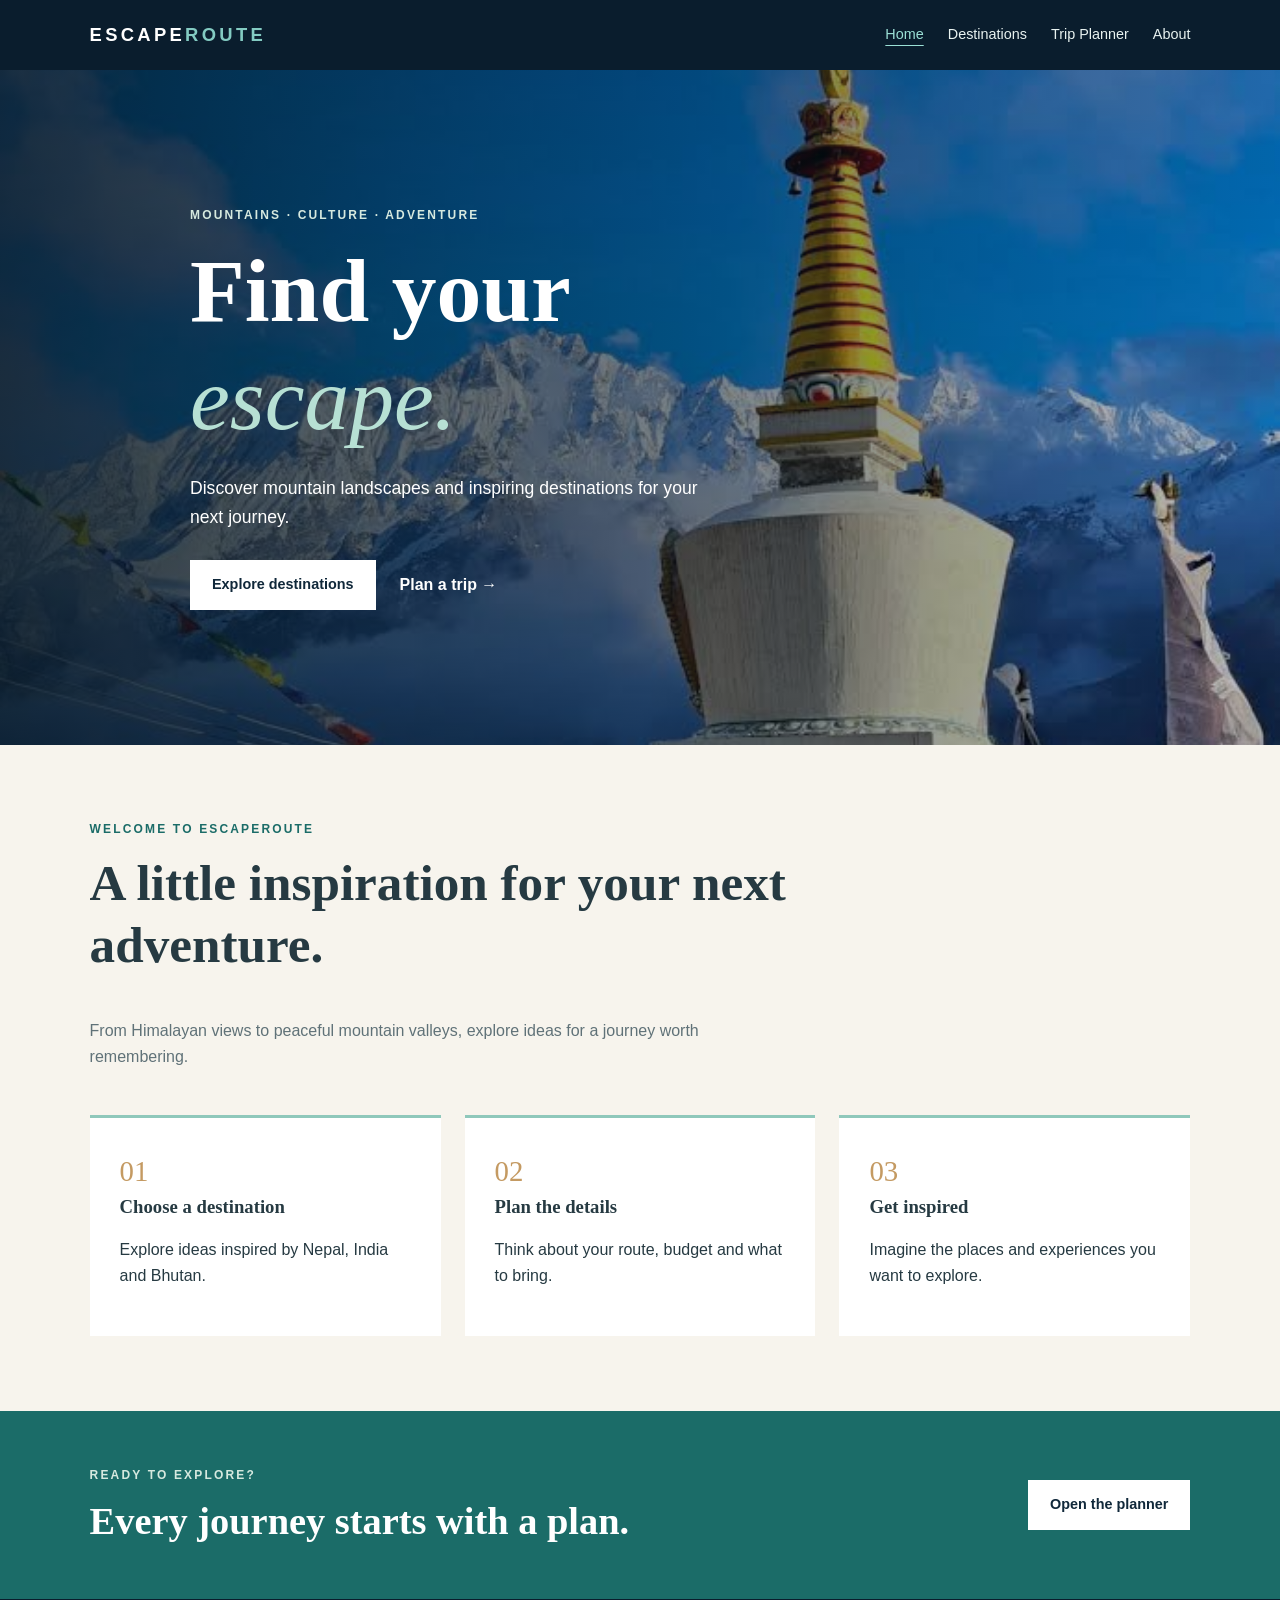
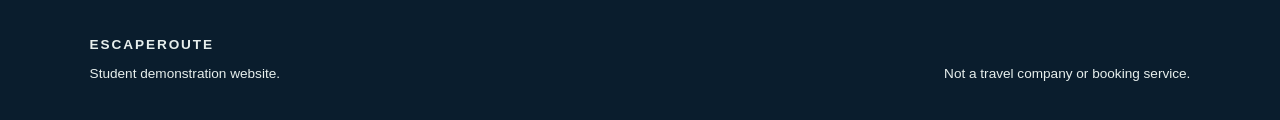
<file: index.html>
<!DOCTYPE html>
<html lang="en">
<head>
  <meta charset="UTF-8">
  <meta name="viewport" content="width=device-width, initial-scale=1">
  <title>EscapeRoute | Home</title>
  <link rel="stylesheet" href="style.css">
</head>

<body>
  <header class="site-header">
    <a class="brand" href="index.html">ESCAPE<span>ROUTE</span></a>

    <nav aria-label="Main navigation">
      <a href="index.html" aria-current="page">Home</a>
      <a href="destinations.html">Destinations</a>
      <a href="planner.html">Trip Planner</a>
      <a href="about.html">About</a>
    </nav>
  </header>

  <main>
    <section class="hero home-hero">
      <div class="hero-content">
        <p class="eyebrow">MOUNTAINS · CULTURE · ADVENTURE</p>
        <h1>Find your<br><em>escape.</em></h1>
        <p class="hero-text">
          Discover mountain landscapes and inspiring destinations for your
          next journey.
        </p>

        <div class="hero-actions">
          <a class="button button-light" href="destinations.html">
            Explore destinations
          </a>
          <a class="text-link" href="planner.html">
            Plan a trip →
          </a>
        </div>
      </div>
    </section>

    <section class="section">
      <p class="eyebrow dark-eyebrow">WELCOME TO ESCAPEROUTE</p>
      <h2>A little inspiration for your next adventure.</h2>
      <p class="intro">
        From Himalayan views to peaceful mountain valleys, explore ideas
        for a journey worth remembering.
      </p>

      <div class="feature-grid">
        <article class="feature-card">
          <span>01</span>
          <h3>Choose a destination</h3>
          <p>Explore ideas inspired by Nepal, India and Bhutan.</p>
        </article>

        <article class="feature-card">
          <span>02</span>
          <h3>Plan the details</h3>
          <p>Think about your route, budget and what to bring.</p>
        </article>

        <article class="feature-card">
          <span>03</span>
          <h3>Get inspired</h3>
          <p>Imagine the places and experiences you want to explore.</p>
        </article>
      </div>
    </section>

    <section class="callout">
      <div>
        <p class="eyebrow">READY TO EXPLORE?</p>
        <h2>Every journey starts with a plan.</h2>
      </div>
      <a class="button button-light" href="planner.html">Open the planner</a>
    </section>
  </main>

  <footer class="site-footer">
    <div>
      <strong>ESCAPEROUTE</strong>
      <p>Student demonstration website.</p>
    </div>
    <p>Not a travel company or booking service.</p>
  </footer>
</body>
</html>
</file>
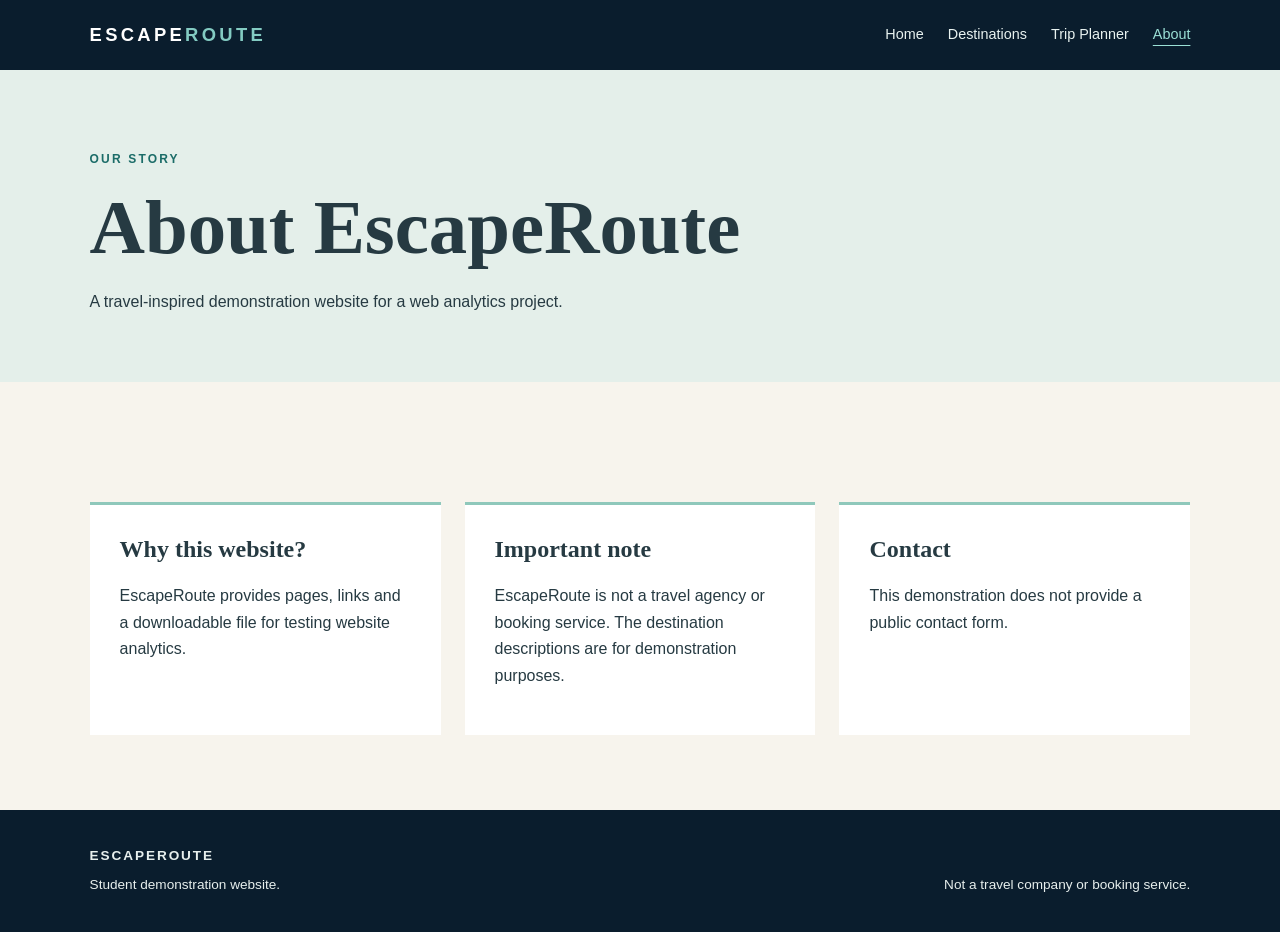
<file: about.html>
<!DOCTYPE html>
<html lang="en">
<head>
  <meta charset="UTF-8">
  <meta name="viewport" content="width=device-width, initial-scale=1">
  <title>EscapeRoute | About</title>
  <link rel="stylesheet" href="style.css">
</head>

<body>
  <header class="site-header">
    <a class="brand" href="index.html">ESCAPE<span>ROUTE</span></a>

    <nav aria-label="Main navigation">
      <a href="index.html">Home</a>
      <a href="destinations.html">Destinations</a>
      <a href="planner.html">Trip Planner</a>
      <a href="about.html" aria-current="page">About</a>
    </nav>
  </header>

  <main>
    <section class="page-heading">
      <p class="eyebrow dark-eyebrow">OUR STORY</p>
      <h1>About EscapeRoute</h1>
      <p>A travel-inspired demonstration website for a web analytics project.</p>
    </section>

    <section class="section">
      <div class="feature-grid">
        <article class="feature-card">
          <h2>Why this website?</h2>
          <p>
            EscapeRoute provides pages, links and a downloadable file for
            testing website analytics.
          </p>
        </article>

        <article class="feature-card">
          <h2>Important note</h2>
          <p>
            EscapeRoute is not a travel agency or booking service. The
            destination descriptions are for demonstration purposes.
          </p>
        </article>

        <article class="feature-card">
          <h2>Contact</h2>
          <p>This demonstration does not provide a public contact form.</p>
        </article>
      </div>
    </section>
  </main>

  <footer class="site-footer">
    <div>
      <strong>ESCAPEROUTE</strong>
      <p>Student demonstration website.</p>
    </div>
    <p>Not a travel company or booking service.</p>
  </footer>
</body>
</html>
</file>
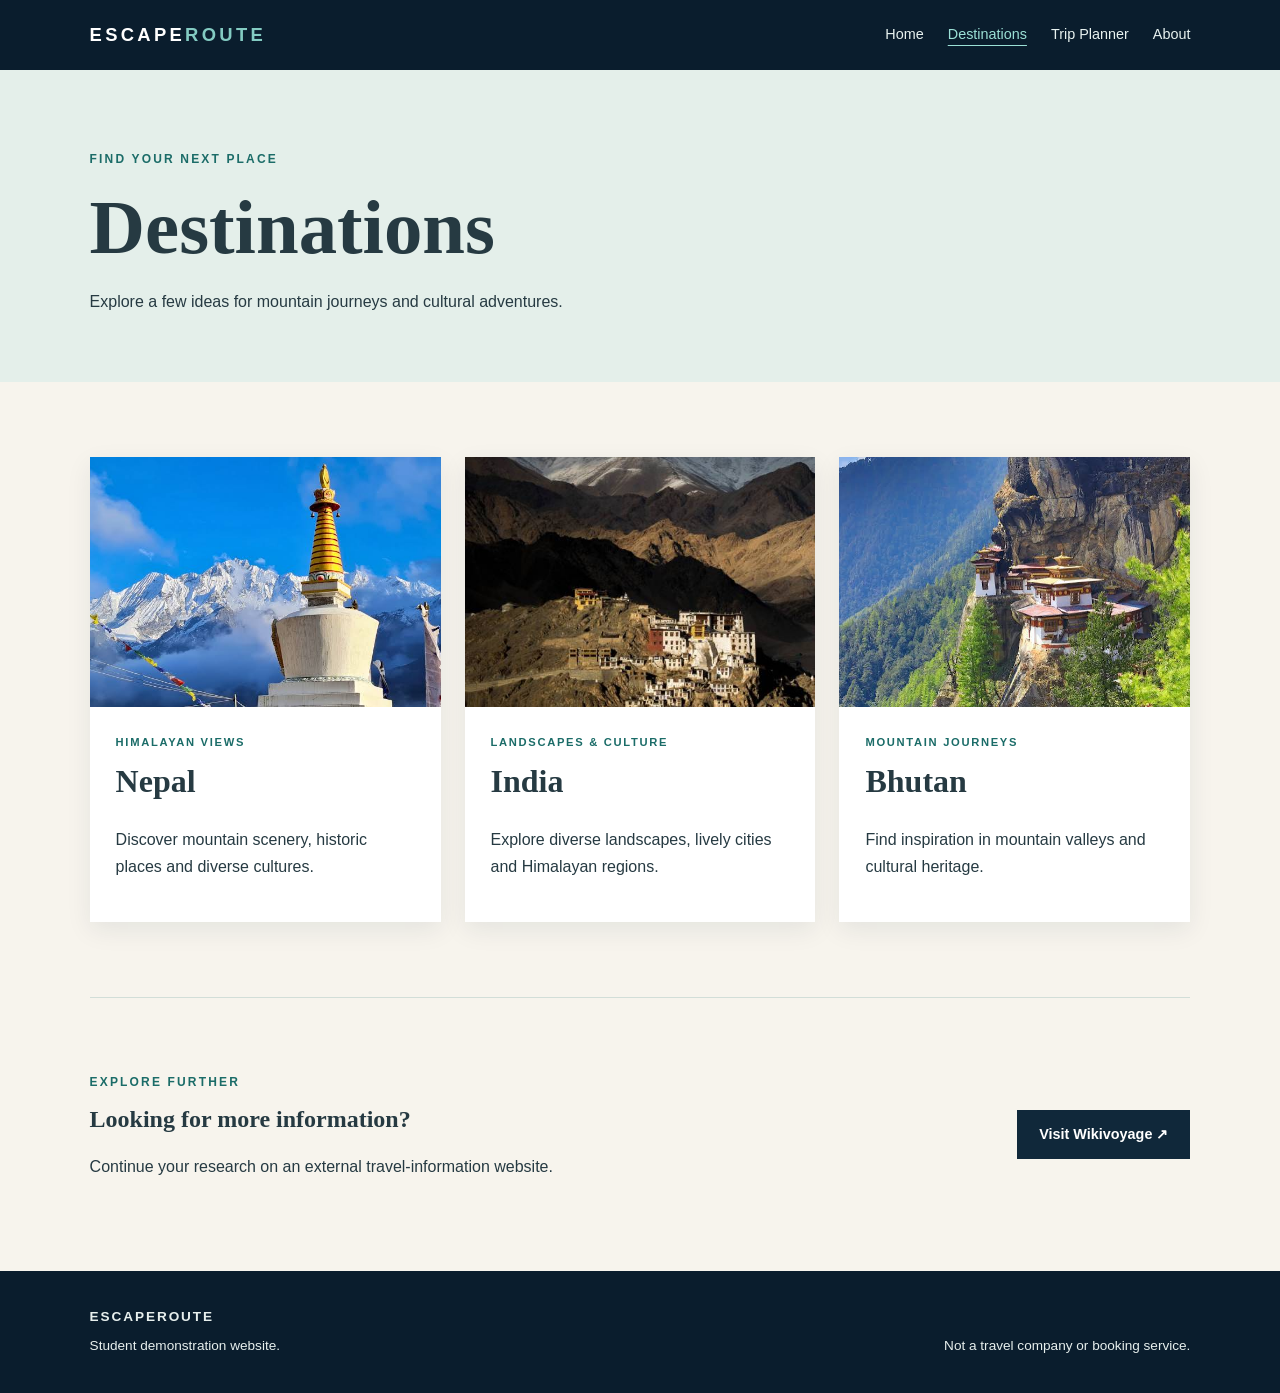
<file: destinations.html>
<!DOCTYPE html>
<html lang="en">
<head>
  <meta charset="UTF-8">
  <meta name="viewport" content="width=device-width, initial-scale=1">
  <title>EscapeRoute | Destinations</title>
  <link rel="stylesheet" href="style.css">
</head>

<body>
  <header class="site-header">
    <a class="brand" href="index.html">ESCAPE<span>ROUTE</span></a>

    <nav aria-label="Main navigation">
      <a href="index.html">Home</a>
      <a href="destinations.html" aria-current="page">Destinations</a>
      <a href="planner.html">Trip Planner</a>
      <a href="about.html">About</a>
    </nav>
  </header>

  <main>
    <section class="page-heading">
      <p class="eyebrow dark-eyebrow">FIND YOUR NEXT PLACE</p>
      <h1>Destinations</h1>
      <p>Explore a few ideas for mountain journeys and cultural adventures.</p>
    </section>

    <section class="section destination-grid">
      <article class="destination-card">
        <img src="nepal.jpg" alt="Mountain landscape">
        <div class="destination-content">
          <p class="destination-label">HIMALAYAN VIEWS</p>
          <h2>Nepal</h2>
          <p>Discover mountain scenery, historic places and diverse cultures.</p>
        </div>
      </article>

      <article class="destination-card">
        <img src="india.jpg" alt="Mountain landscape">
        <div class="destination-content">
          <p class="destination-label">LANDSCAPES &amp; CULTURE</p>
          <h2>India</h2>
          <p>Explore diverse landscapes, lively cities and Himalayan regions.</p>
        </div>
      </article>

      <article class="destination-card">
        <img src="bhutan.jpg" alt="Mountain landscape">
        <div class="destination-content">
          <p class="destination-label">MOUNTAIN JOURNEYS</p>
          <h2>Bhutan</h2>
          <p>Find inspiration in mountain valleys and cultural heritage.</p>
        </div>
      </article>
    </section>

    <section class="section external-section">
      <div>
        <p class="eyebrow dark-eyebrow">EXPLORE FURTHER</p>
        <h2>Looking for more information?</h2>
        <p>
          Continue your research on an external travel-information website.
        </p>
      </div>

      <a class="button button-dark"
         href="https://en.wikivoyage.org/"
         target="_blank"
         rel="noopener noreferrer">
        Visit Wikivoyage ↗
      </a>
    </section>
  </main>

  <footer class="site-footer">
    <div>
      <strong>ESCAPEROUTE</strong>
      <p>Student demonstration website.</p>
    </div>
    <p>Not a travel company or booking service.</p>
  </footer>
</body>
</html>
</file>
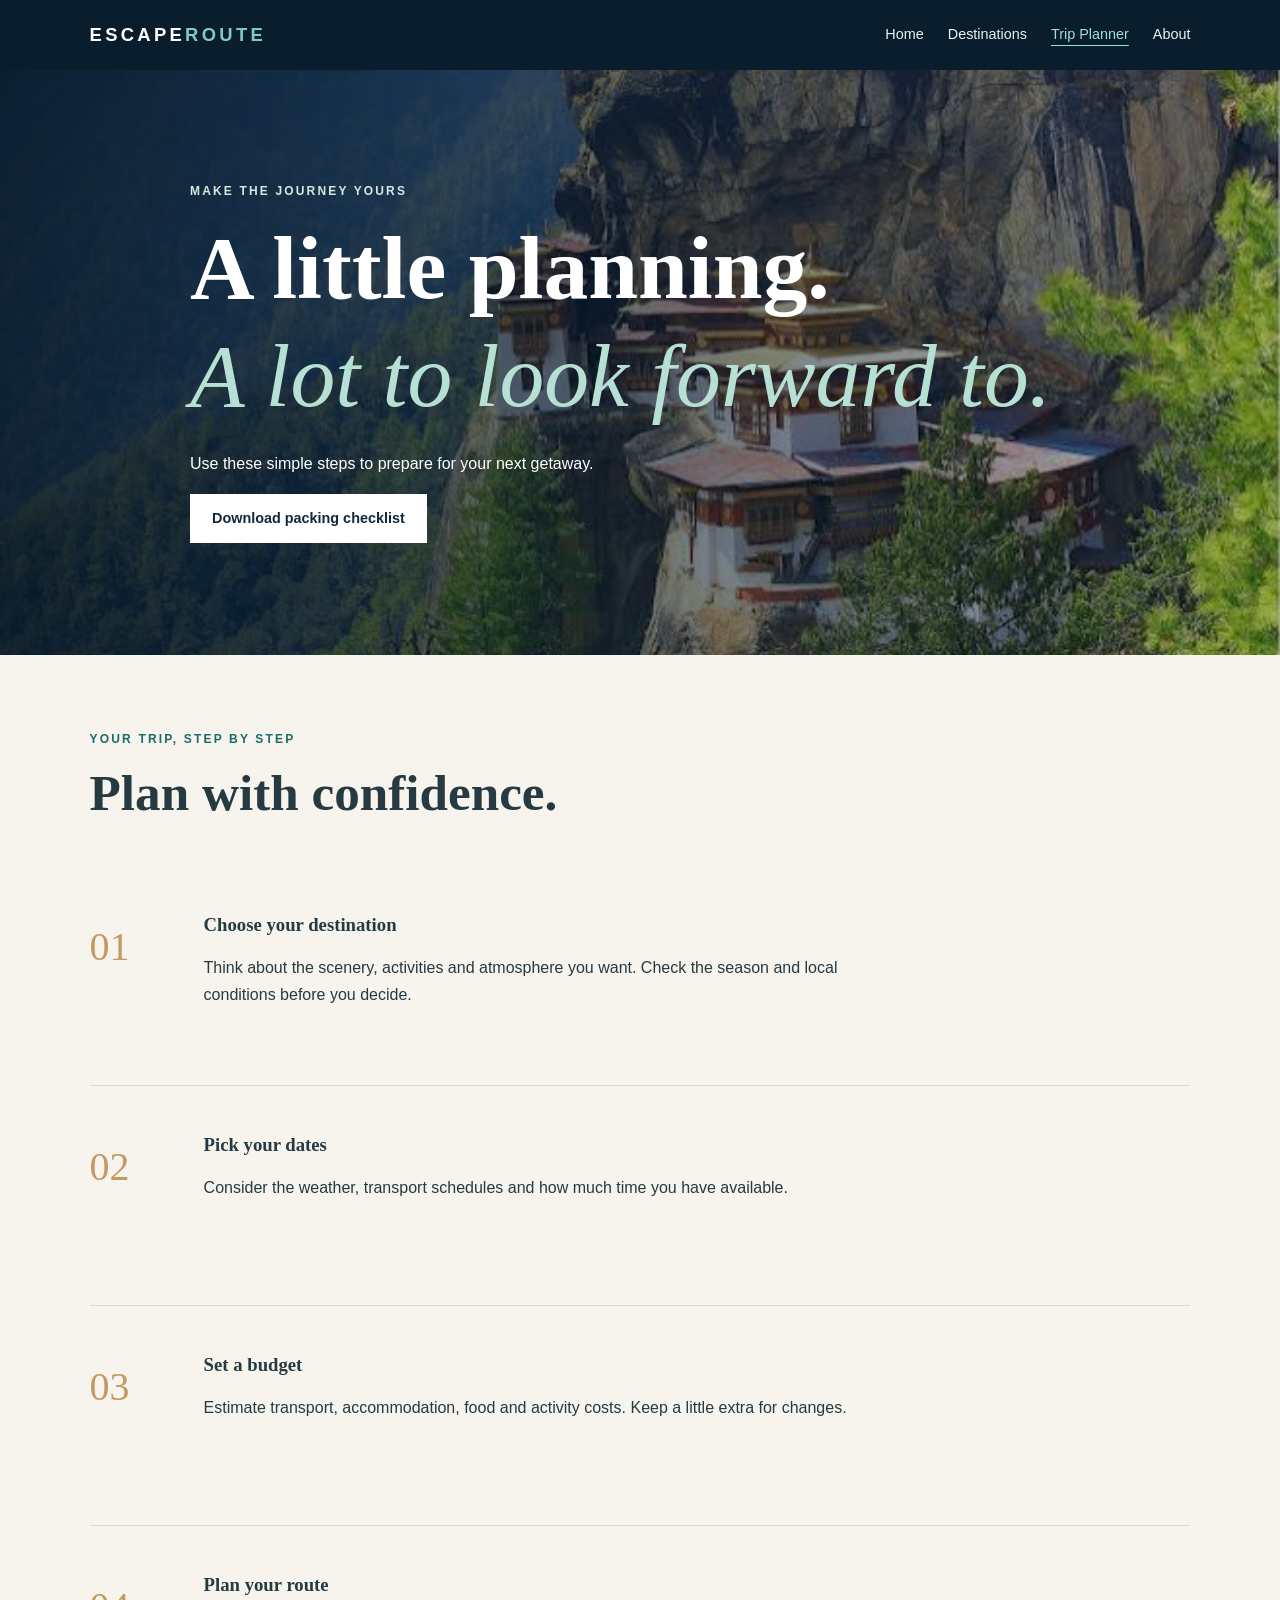
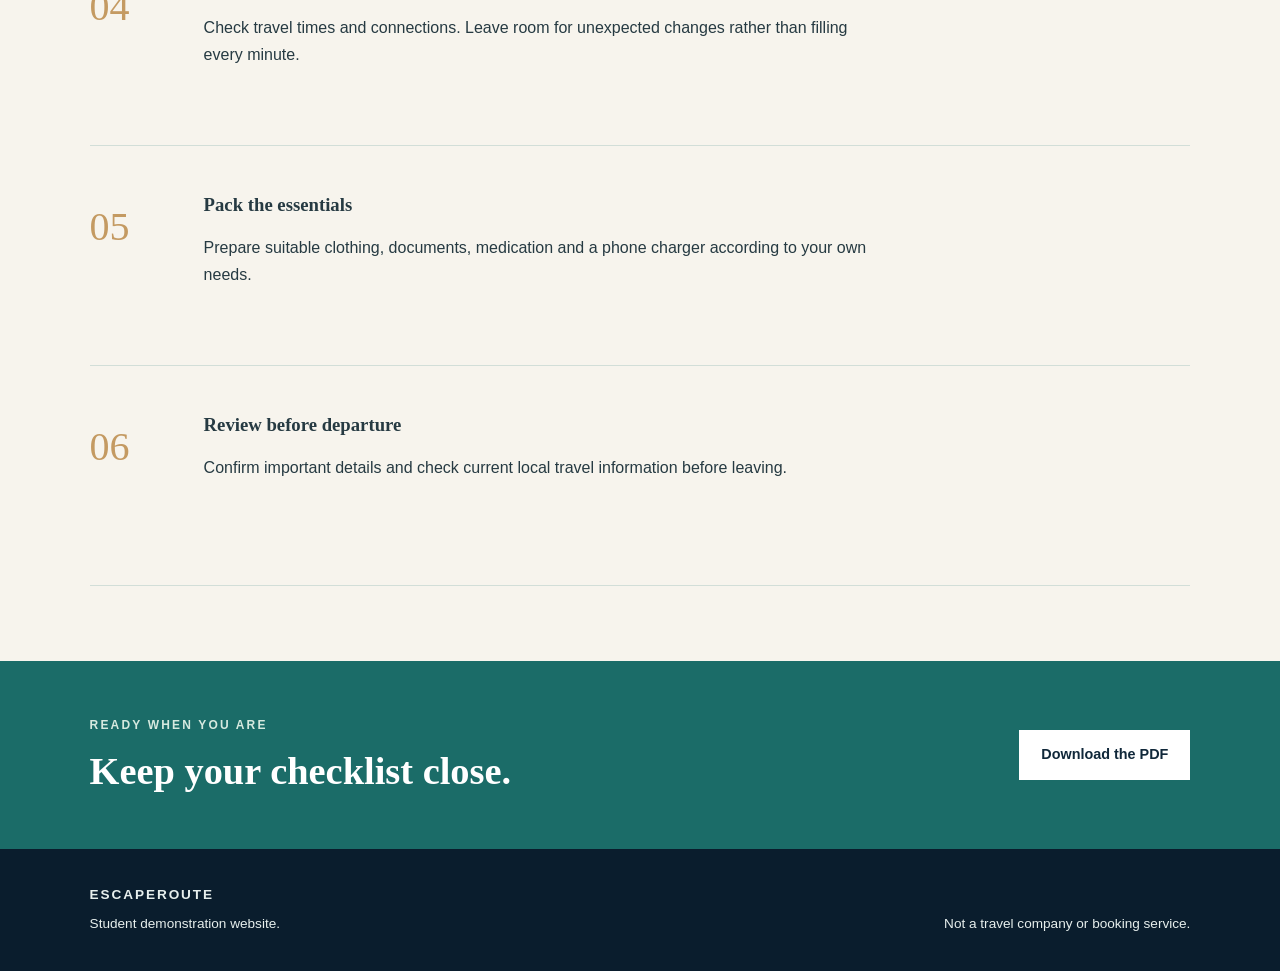
<file: planner.html>
<!DOCTYPE html>
<html lang="en">
<head>
  <meta charset="UTF-8">
  <meta name="viewport" content="width=device-width, initial-scale=1">
  <title>EscapeRoute | Trip Planner</title>
  <link rel="stylesheet" href="style.css">
</head>

<body>
  <header class="site-header">
    <a class="brand" href="index.html">ESCAPE<span>ROUTE</span></a>

    <nav aria-label="Main navigation">
      <a href="index.html">Home</a>
      <a href="destinations.html">Destinations</a>
      <a href="planner.html" aria-current="page">Trip Planner</a>
      <a href="about.html">About</a>
    </nav>
  </header>

  <main>
    <section class="hero planner-hero">
      <div class="hero-content">
        <p class="eyebrow">MAKE THE JOURNEY YOURS</p>
        <h1>A little planning.<br><em>A lot to look forward to.</em></h1>
        <p>Use these simple steps to prepare for your next getaway.</p>
        <a class="button button-light" href="packing-checklist.pdf" download>
          Download packing checklist
        </a>
      </div>
    </section>

    <section class="section">
      <p class="eyebrow dark-eyebrow">YOUR TRIP, STEP BY STEP</p>
      <h2>Plan with confidence.</h2>

      <article class="planning-step">
        <span>01</span>
        <div>
          <h3>Choose your destination</h3>
          <p>
            Think about the scenery, activities and atmosphere you want.
            Check the season and local conditions before you decide.
          </p>
        </div>
      </article>

      <article class="planning-step">
        <span>02</span>
        <div>
          <h3>Pick your dates</h3>
          <p>
            Consider the weather, transport schedules and how much time
            you have available.
          </p>
        </div>
      </article>

      <article class="planning-step">
        <span>03</span>
        <div>
          <h3>Set a budget</h3>
          <p>
            Estimate transport, accommodation, food and activity costs.
            Keep a little extra for changes.
          </p>
        </div>
      </article>

      <article class="planning-step">
        <span>04</span>
        <div>
          <h3>Plan your route</h3>
          <p>
            Check travel times and connections. Leave room for unexpected
            changes rather than filling every minute.
          </p>
        </div>
      </article>

      <article class="planning-step">
        <span>05</span>
        <div>
          <h3>Pack the essentials</h3>
          <p>
            Prepare suitable clothing, documents, medication and a phone
            charger according to your own needs.
          </p>
        </div>
      </article>

      <article class="planning-step">
        <span>06</span>
        <div>
          <h3>Review before departure</h3>
          <p>
            Confirm important details and check current local travel
            information before leaving.
          </p>
        </div>
      </article>
    </section>

    <section class="callout">
      <div>
        <p class="eyebrow">READY WHEN YOU ARE</p>
        <h2>Keep your checklist close.</h2>
      </div>
      <a class="button button-light" href="packing-checklist.pdf" download>
        Download the PDF
      </a>
    </section>
  </main>

  <footer class="site-footer">
    <div>
      <strong>ESCAPEROUTE</strong>
      <p>Student demonstration website.</p>
    </div>
    <p>Not a travel company or booking service.</p>
  </footer>
</body>
</html>
</file>
<file: style.css>
:root {
  --navy: #10283a;
  --deep-navy: #0a1d2d;
  --teal: #1b6c68;
  --cream: #f7f4ed;
  --white: #ffffff;
  --text: #263a42;
  --muted: #607278;
  --gold: #c49a62;
}

* {
  box-sizing: border-box;
}

body {
  margin: 0;
  background: var(--cream);
  color: var(--text);
  font-family: Arial, sans-serif;
  line-height: 1.65;
}

h1,
h2,
h3,
p {
  margin-top: 0;
}

h1,
h2,
h3 {
  font-family: Georgia, "Times New Roman", serif;
  line-height: 1.2;
}

.site-header {
  display: flex;
  justify-content: space-between;
  align-items: center;
  gap: 20px;
  padding: 20px 7%;
  background: var(--deep-navy);
  color: var(--white);
}

.brand {
  color: white;
  font-size: 1.15rem;
  font-weight: 800;
  letter-spacing: 0.18em;
  text-decoration: none;
}

.brand span {
  color: #83cbc2;
}

nav {
  display: flex;
  flex-wrap: wrap;
  gap: 24px;
}

nav a {
  color: #e8f2f0;
  font-size: 0.9rem;
  text-decoration: none;
}

nav a:hover,
nav a:focus,
nav a[aria-current="page"] {
  color: #9be0d6;
  text-decoration: underline;
  text-underline-offset: 6px;
}

.hero {
  display: flex;
  align-items: center;
  color: var(--white);
  background-color: #405b63;
  background-position: center;
  background-size: cover;
}

.home-hero {
  min-height: 75vh;
  background-image:
    linear-gradient(90deg, rgba(4, 20, 31, 0.83), rgba(4, 20, 31, 0.25)),
    url("nepal.jpg");
}

.planner-hero {
  min-height: 65vh;
  background-image:
    linear-gradient(90deg, rgba(4, 20, 31, 0.85), rgba(4, 20, 31, 0.3)),
    url("bhutan.jpg");
}

.hero-content {
  width: min(900px, 86%);
  margin: 0 auto;
  padding: 65px 0;
}

.hero h1 {
  margin-bottom: 22px;
  font-size: clamp(3rem, 7vw, 6rem);
}

.hero h1 em {
  color: #b7e0d4;
  font-weight: normal;
}

.hero-text {
  max-width: 540px;
  font-size: 1.1rem;
}

.eyebrow {
  color: #d6e9df;
  font-size: 0.75rem;
  font-weight: bold;
  letter-spacing: 0.18em;
}

.dark-eyebrow {
  color: var(--teal);
}

.hero-actions {
  display: flex;
  flex-wrap: wrap;
  align-items: center;
  gap: 24px;
  margin-top: 28px;
}

.button {
  display: inline-block;
  padding: 13px 22px;
  font-size: 0.9rem;
  font-weight: bold;
  text-decoration: none;
}

.button-light {
  background: var(--white);
  color: var(--navy);
}

.button-dark {
  background: var(--navy);
  color: var(--white);
}

.text-link {
  color: white;
  font-weight: bold;
  text-decoration: none;
}

.section {
  width: min(1120px, 86%);
  margin: 0 auto;
  padding: 75px 0;
}

.section > h2 {
  max-width: 720px;
  font-size: clamp(2rem, 4vw, 3.4rem);
}

.intro {
  max-width: 650px;
  color: var(--muted);
}

.feature-grid,
.destination-grid {
  display: grid;
  grid-template-columns: repeat(3, 1fr);
  gap: 24px;
}

.feature-grid {
  margin-top: 45px;
}

.feature-card {
  padding: 30px;
  background: var(--white);
  border-top: 3px solid #8fc8bb;
}

.feature-card span {
  color: var(--gold);
  font-family: Georgia, serif;
  font-size: 1.8rem;
}

.callout {
  display: flex;
  justify-content: space-between;
  align-items: center;
  gap: 30px;
  padding: 55px 7%;
  background: var(--teal);
  color: var(--white);
}

.callout h2 {
  margin-bottom: 0;
  font-size: clamp(1.8rem, 3vw, 2.8rem);
}

.page-heading {
  padding: 80px 7% 50px;
  background: #e4efea;
}

.page-heading h1 {
  margin-bottom: 15px;
  font-size: clamp(2.8rem, 6vw, 4.8rem);
}

.destination-card {
  overflow: hidden;
  background: var(--white);
  box-shadow: 0 8px 24px rgba(16, 40, 58, 0.08);
}

.destination-card img {
  display: block;
  width: 100%;
  height: 250px;
  object-fit: cover;
  background: #405b63;
}

.destination-content {
  padding: 26px;
}

.destination-label {
  color: var(--teal);
  font-size: 0.7rem;
  font-weight: bold;
  letter-spacing: 0.15em;
}

.destination-content h2 {
  font-size: 2rem;
}

.external-section {
  display: flex;
  justify-content: space-between;
  align-items: center;
  gap: 30px;
  border-top: 1px solid #d2ded8;
}

.planning-step {
  display: grid;
  grid-template-columns: 90px 1fr;
  gap: 24px;
  min-height: 220px;
  padding: 48px 0;
  border-bottom: 1px solid #d2ded8;
}

.planning-step span {
  color: var(--gold);
  font-family: Georgia, serif;
  font-size: 2.5rem;
}

.planning-step p {
  max-width: 680px;
}

.site-footer {
  display: flex;
  justify-content: space-between;
  align-items: end;
  gap: 24px;
  padding: 35px 7%;
  background: var(--deep-navy);
  color: #e7efed;
  font-size: 0.85rem;
}

.site-footer strong {
  letter-spacing: 0.14em;
}

.site-footer p {
  margin: 7px 0 0;
}

@media (max-width: 760px) {
  .site-header,
  .callout,
  .external-section,
  .site-footer {
    align-items: flex-start;
    flex-direction: column;
  }

  nav {
    gap: 15px;
  }

  .feature-grid,
  .destination-grid {
    grid-template-columns: 1fr;
  }

  .planning-step {
    grid-template-columns: 55px 1fr;
  }

  .section {
    padding-top: 55px;
    padding-bottom: 55px;
  }
}
</file>
